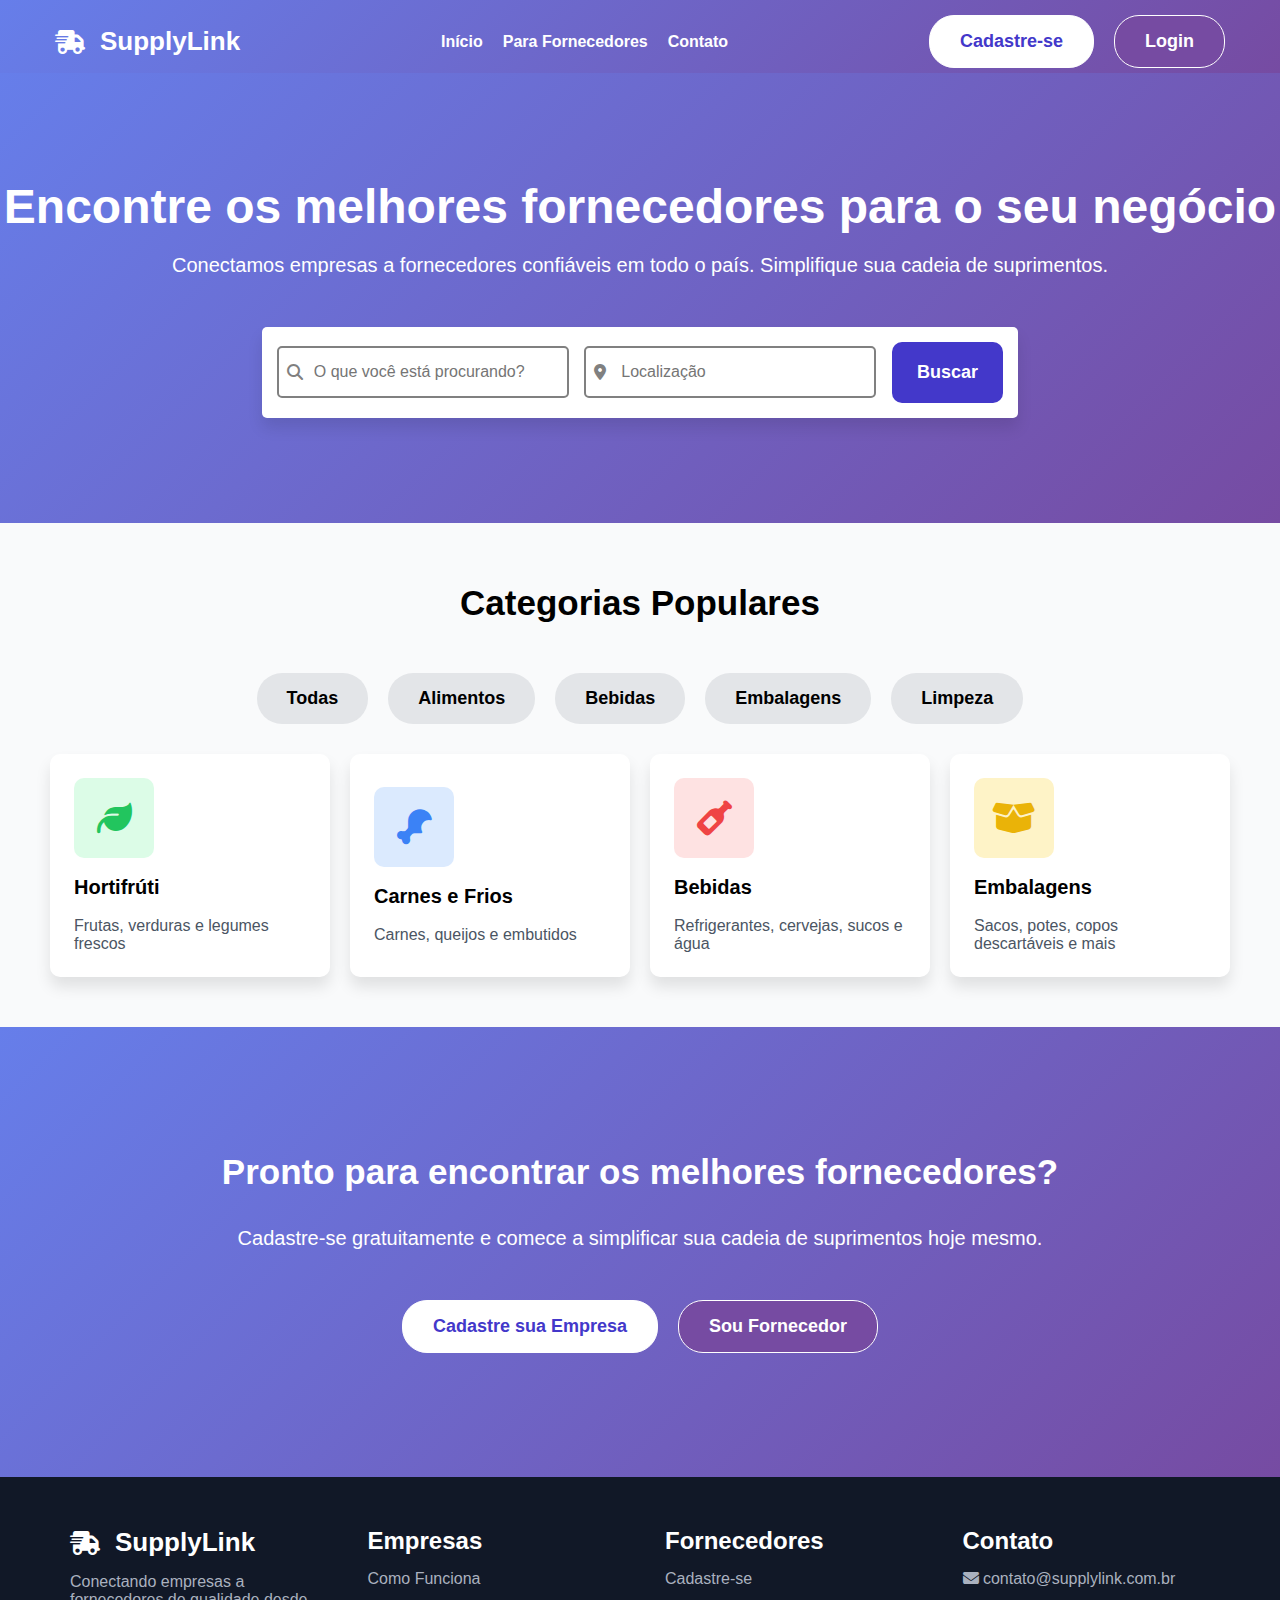
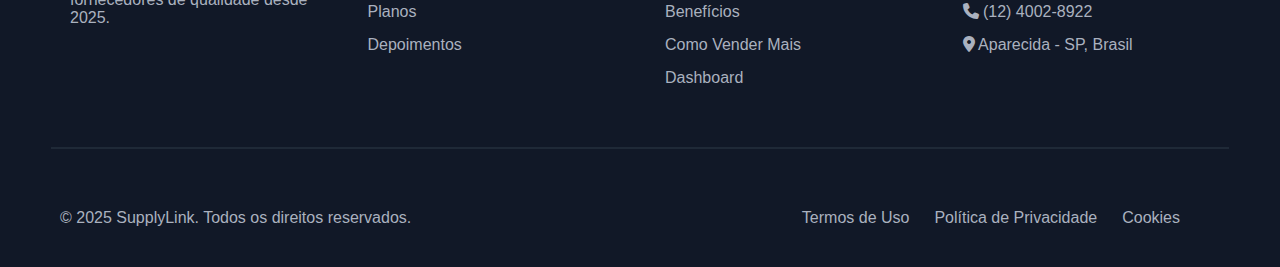
<file: index.html>
<!DOCTYPE html>
<html lang="pt-BR">
<head>
  <meta charset="UTF-8">
  <meta name="viewport" content="width=device-width, initial-scale=1.0">
  <title>SupplyLink - Conectando empresas a fornecedores</title>
  <link rel="stylesheet" href="styles/style.css">
  <link rel="stylesheet" href="https://cdnjs.cloudflare.com/ajax/libs/font-awesome/6.5.1/css/all.min.css">
</head>
<body>
  <!-- Header -->
  <header class="gradiant-bg">
    <div class="container-header">
      <div class="logo">
        <i class="fa-solid fa-truck-fast text-white caminhao"></i>
        <h1 class="text-white">SupplyLink</h1>
      </div>
      <nav>
        <a href="#" class="text-white">Início</a>
        <a href="#" class="text-white">Para Fornecedores</a>
        <a href="#" class="text-white">Contato</a>
      </nav>
      <div class="btns">
        <button class="btn btn-cadastro" onclick="openModal('empresa')">Cadastre-se</button>
        <button class="btn btn-login" onclick="openModal('login')">Login</button>
      </div>
    </div>
  </header>

  <!-- Banner -->
  <section class="gradiant-bg text-white">
    <div class="container-banner">
      <div class="banner-text">
        <h1><strong>Encontre os melhores fornecedores para o seu negócio</strong></h1>
        <p>Conectamos empresas a fornecedores confiáveis em todo o país. Simplifique sua cadeia de suprimentos.</p>
      </div>
      <div class="banner-pesquisa">
        <form class="form-pesquisa">
          <div class="input-icone">
            <i class="fa-solid fa-magnifying-glass"></i>
            <input type="text" placeholder="O que você está procurando?">
          </div>
          <div class="input-icone">
            <i class="fa-solid fa-location-dot"></i>
            <input type="text" placeholder="Localização">
          </div>
          <button type="submit" class="btn-pesquisar">Buscar</button>
        </form>
      </div>
    </div>
  </section>

  <!-- Categorias -->
  <section class="container-categorias">
    <h2 class="text-center">Categorias Populares</h2>
    <div class="categorias-grid">
      <button class="btn">Todas</button>
      <button class="btn">Alimentos</button>
      <button class="btn">Bebidas</button>
      <button class="btn">Embalagens</button>
      <button class="btn">Limpeza</button>
    </div>
    <div class="categorias-grid cards">
      <div class="mini-card">
        <div class="icone-categoria cor-categoria-hortifruti">
          <i class="fa-solid fa-leaf"></i>
        </div>
        <h3>Hortifrúti</h3>
        <p>Frutas, verduras e legumes frescos</p>
      </div>
      <div class="mini-card">
        <div class="icone-categoria cor-categoria-frios">
          <i class="fa-solid fa-drumstick-bite"></i>
        </div>
        <h3>Carnes e Frios</h3>
        <p>Carnes, queijos e embutidos</p>
      </div>
      <div class="mini-card">
        <div class="icone-categoria cor-categoria-bebidas">
          <i class="fa-solid fa-wine-bottle"></i>
        </div>
        <h3>Bebidas</h3>
        <p>Refrigerantes, cervejas, sucos e água</p>
      </div>
      <div class="mini-card">
        <div class="icone-categoria cor-categoria-embalagens">
          <i class="fa-solid fa-box-open"></i>
        </div>
        <h3>Embalagens</h3>
        <p>Sacos, potes, copos descartáveis e mais</p>
      </div>
    </div>
  </section>

  <!-- Chamada -->
  <section class="gradiant-bg text-white">
    <div class="container-banner">
      <div class="banner-text">
        <h2><strong>Pronto para encontrar os melhores fornecedores?</strong></h2>
        <p>Cadastre-se gratuitamente e comece a simplificar sua cadeia de suprimentos hoje mesmo.</p>
      </div>
      <div class="btns">
        <button class="btn btn-cadastro" onclick="openModal('empresa')">Cadastre sua Empresa</button>
        <button class="btn btn-login" onclick="openModal('fornecedor')">Sou Fornecedor</button>
      </div>
    </div>
  </section>

  <!-- Footer -->
  <footer class="footer">
    <div class="caixas">
      <div class="caixa">
        <div class="logo">
          <i class="fa-solid fa-truck-fast text-white caminhao"></i>
          <h1 class="text-white">SupplyLink</h1>
        </div>
        <p>Conectando empresas a fornecedores de qualidade desde 2025.</p>
      </div>
      <div class="caixa">
        <h2>Empresas</h2>
        <p>Como Funciona</p>
        <p>Planos</p>
        <p>Depoimentos</p>
      </div>
      <div class="caixa">
        <h2>Fornecedores</h2>
        <p>Cadastre-se</p>
        <p>Benefícios</p>
        <p>Como Vender Mais</p>
        <p>Dashboard</p>
      </div>
      <div class="caixa">
        <h2>Contato</h2>
        <p><i class="fa-solid fa-envelope"></i> contato@supplylink.com.br</p>
        <p><i class="fa-solid fa-phone"></i> (12) 4002-8922</p>
        <p><i class="fa-solid fa-location-dot"></i> Aparecida - SP, Brasil</p>
      </div>
    </div>
    <hr>
    <div class="text-light-gray lateral">
      <p>&copy; 2025 SupplyLink. Todos os direitos reservados.</p>
      <div class="lateral">
        <p>Termos de Uso</p>
        <p>Política de Privacidade</p>
        <p>Cookies</p>
      </div>
    </div>
  </footer>

  <!-- Modais -->
  <div id="modal-empresa" class="modal">
  <div class="modal-content">
    <span class="close" onclick="closeModal('empresa')">&times;</span>
    <h2>Cadastro de Empresa</h2>
    <form id="form-empresa">
      <input type="text" placeholder="Nome da Empresa" required>
      <input type="email" placeholder="E-mail" required>
      <input type="text" placeholder="CNPJ" required>
      <input type="password" placeholder="Senha" required>
      <button type="submit" class="btn btn-cadastro">Cadastrar</button>
      <p class="success-message" id="success-empresa">✅ Cadastro realizado com sucesso!</p>
    </form>
  </div>
</div>

<div id="modal-fornecedor" class="modal">
  <div class="modal-content">
    <span class="close" onclick="closeModal('fornecedor')">&times;</span>
    <h2>Cadastro de Fornecedor</h2>
    <form id="form-fornecedor">
      <input type="text" placeholder="Nome do Fornecedor" required>
      <input type="email" placeholder="E-mail" required>
      <input type="text" placeholder="Categoria (Ex: Bebidas, Hortifruti...)" required>
      <input type="password" placeholder="Senha" required>
      <button type="submit" class="btn btn-cadastro">Cadastrar</button>
      <p class="success-message" id="success-fornecedor">✅ Cadastro realizado com sucesso!</p>
    </form>
  </div>
</div>


  <div id="modal-login" class="modal">
    <div class="modal-content">
      <span class="close" onclick="closeModal('login')">&times;</span>
      <h2>Login</h2>
      <form>
        <input type="email" placeholder="E-mail" required>
        <input type="password" placeholder="Senha" required>
        <button type="submit" class="btn btn-login">Entrar</button>
      </form>
    </div>
  </div>

  <!-- Script -->
  <script>
  function openModal(type) {
    document.getElementById("modal-" + type).style.display = "flex";
  }
  function closeModal(type) {
    document.getElementById("modal-" + type).style.display = "none";
  }
  window.onclick = function(event) {
    document.querySelectorAll(".modal").forEach(modal => {
      if (event.target === modal) modal.style.display = "none";
    });
  }

  // Mostrar mensagem de sucesso nos cadastros
  function handleFormSubmit(formId, successId, modalType) {
    const form = document.getElementById(formId);
    const successMsg = document.getElementById(successId);

    form.addEventListener("submit", function(e) {
      e.preventDefault(); // Evita reload da página
      successMsg.style.display = "block";

      setTimeout(() => {
        successMsg.style.display = "none";
        closeModal(modalType);
        form.reset(); // Limpa os campos
      }, 3000);
    });
  }

  // Ativa para Empresa e Fornecedor
  handleFormSubmit("form-empresa", "success-empresa", "empresa");
  handleFormSubmit("form-fornecedor", "success-fornecedor", "fornecedor");
</script>

</body>
</html>
</file>
<file: styles/style.css>
/* Variáveis para cores e tamanhos */
:root {
  --primary-color: #667eea;
  --secondary-color: #764ba2;
  --accent-color: #4338ca;
  --white: #ffffff;
  --gray: #808080;
  --font-size-base: 16px;
  --font-size-large: 18px;
  --font-size-xl: 20px;
  --font-size-2xl: 24px;
  --font-size-3xl: 26px;
  --font-size-4xl: 48px;
  --font-size-cat: 35px;
  --border-radius-sm: 5px;
  --border-radius-md: 10px;
  --border-radius-lg: 25px;
  --shadow: 0 10px 15px rgba(0, 0, 0, 0.1);
  --shadow2: 10px 20px 15px rgba(0, 0, 0, 0.1);
  --light-gray: #aab1bf;
  --medium-gray: #e3e5e8;
  --bg-color-cinza-claro: #f9fafb;
  --letra-cinza: #4b5563;
  --bg-footer: #111827;
}

/* Estilos globais */
* {
  margin: 0;
  padding: 0;
  box-sizing: border-box;
}

body {
  font-family: Arial, sans-serif;
  font-size: var(--font-size-base);
}

/* Tipografia */
h1, h2, h3 {
  margin: 0;
}

/* Utilitários */
.text-white {
  color: var(--white);
}

.text-light-gray {
  color: var(--light-gray);
}

.gradiant-bg {
  background: linear-gradient(135deg, var(--primary-color) 0%, var(--secondary-color) 100%);
}

.caminhao {
  font-size: var(--font-size-2xl);
}

.cor-categoria-frios{
    background-color: #DBEAFE;
    color: #3b82f6;
}
.cor-categoria-hortifruti{
    background-color: #DCFCE7;
    color: #22c55e;
}
.cor-categoria-embalagens{
    background-color: #FEF3C7;
    color: #eab308;
}
.cor-categoria-bebidas{
    background-color: #FEE2E2;
    color: #ef4444;
}

/* Header */
header {
  min-height: 8vh;
  padding-top: 10px;
}

.container-header {
  display: flex;
  justify-content: space-between;
  align-items: center;
  padding: 5px 20px;
  margin: 0 35px;
}

.logo {
  display: flex;
  align-items: center;
  font-weight: 900;
  gap: 15px;
}

.logo h1 {
  font-size: var(--font-size-3xl);
}

nav {
  display: flex;
  gap: 20px;
}

nav a {
  text-decoration: none;
  font-weight: bold;
}

/* Botões */
.btn {
  font-size: var(--font-size-large);
  padding: 15px 30px;
  border-radius: var(--border-radius-lg);
  cursor: pointer;
  text-decoration: none;
  font-weight: bold;
  display: inline-block;
  transition: background-color 0.3s, color 0.3s;
  line-height: normal;
}
.btns{
    display: flex;
    gap: 20px;
}


.btn-login {
  background-color: var(--secondary-color);
  color: var(--white);
  border: 1px solid var(--white);
}

.btn-login:hover {
  background-color: var(--white);
  color: var(--accent-color);
}

.btn-cadastro {
  background-color: var(--white);
  color: var(--accent-color);
  border: 1px solid var(--white);
}

.btn-cadastro:hover {
  background-color: var(--light-gray);
  color: var(--accent-color);
}

/* Banner */
.container-banner {
  display: flex;
  flex-direction: column;
  justify-content: center;
  align-items: center;
  min-height: 450px;
}

.banner-text {
  text-align: center;
}

.banner-text h1 strong{
  font-size: var(--font-size-4xl);
  font-weight: 900;
  margin-bottom: 20px;
  display: block;
}

.banner-text h2 strong{
  font-size: var(--font-size-cat);
  font-weight: 900;
  margin-bottom: 35px;
  display: block;
}

.banner-text p {
  font-size: var(--font-size-xl);
  margin-bottom: 50px;
}

/* Formulário de pesquisa */
.banner-pesquisa {
  display: flex;
  background-color: var(--white);
  width: 85ch;
  padding: 15px;
  border-radius: var(--border-radius-sm);
  box-shadow: var(--shadow);
}

.form-pesquisa {
  display: flex;
  align-items: center;
  justify-content: space-between;
  flex: 1;
  width: 100%;
}

.form-pesquisa button {
  flex: 0.2;
  background-color: var(--accent-color);
  color: var(--white);
  border: none;
  padding: 20px 25px;
  border-radius: var(--border-radius-md);
  cursor: pointer;
  font-weight: bold;
  font-size: var(--font-size-large);
}

/* Input com ícone */
.input-icone {
  flex: 1;
  position: relative;
  display: inline-block;
}

.input-icone i {
  position: absolute;
  left: 10px;
  top: 50%;
  transform: translateY(-50%);
  color: var(--gray);
}

.input-icone input {
    width: 95%;
  padding: 15px 15px 15px 35px;
  border: 2px solid var(--gray);
  border-radius: var(--border-radius-sm);
  font-size: var(--font-size-base);
  transition: border-color 0.3s, box-shadow 0.3s;
}

.input-icone input:focus {
  border-color: var(--accent-color);
  box-shadow: 0 0 5px rgba(67, 56, 202, 0.5);
  outline: none;
}

/* Seção de categorias */
.container-categorias{
    background-color: var(--bg-color-cinza-claro);
    padding-bottom: 50px;
}

.container-categorias h2{
    font-size: var(--font-size-cat);
    margin-bottom: 20px;
    text-align: center;
    padding-top: 60px;
    
}
.categorias-grid {
    display: flex;
    gap: 20px;    
    justify-content: center;  
    width: 100%;
    padding-top: 30px;
    padding-inline: 50px;
}

.categorias-grid button{
    background-color: var(--medium-gray);
    border:none;
}

.categorias-grid button:hover{
    background-color: var(--primary-color);
    color: var(--white);
}

.mini-card{
    box-shadow: var(--shadow);
    background-color: var(--white);
    flex: 1;
    display: flex;
    flex-direction: column;
    justify-content: center;
    padding: 1.5rem;
    border-radius: var(--border-radius-md);
    cursor: pointer;
    transition: background-color 0.3s, color 0.3s;
    gap: 18px;
}
.mini-card:hover{
    box-shadow: var(--shadow2);
}

.mini-card h3{
    font-size: var(--font-size-xl);
}

.mini-card p{
    font-size: var(--font-size-base);
    color: var(--letra-cinza);
}

.icone-categoria{
    font-size:var(--font-size-cat);
    width: 80px;
    height: 80px;
    border-radius: var(--border-radius-md);
    display:relative;
}
.icone-categoria i{
    display: flex;
    justify-content: center;
    transform: translate(0%, 65%);
}

.footer{
    background-color: var(--bg-footer);
    color: var(--white);
    padding: 40px 20px;
    padding-top: 50px;
}

.caixas{
    display: flex;
    justify-content: space-between;
    gap: 50px;
    padding: 0 50px;
}

.caixa{
    flex: 1;

}
.caixa p{
    padding-top: 15px;
    color: var(--light-gray);
}

.footer hr{
    width: 95%;
    border: 0.5px solid #1f2937;
    margin: 60px auto;
}

.lateral{
  display: flex;
  flex-direction: row;
  justify-content: space-between;
  padding-inline: 40px;
  gap: 25px;
}

/* Modal */
.modal {
  display: none;
  position: fixed;
  z-index: 1000;
  left: 0; top: 0;
  width: 100%; height: 100%;
  background: rgba(0,0,0,0.6);
  justify-content: center;
  align-items: center;
}

.modal-content {
  background: var(--white);
  padding: 30px;
  border-radius: var(--border-radius-md);
  width: 400px;
  box-shadow: var(--shadow2);
  text-align: center;
}

.modal-content h2 {
  margin-bottom: 20px;
  color: var(--accent-color);
}

.modal-content input {
  width: 100%;
  padding: 12px;
  margin: 10px 0;
  border: 1px solid var(--gray);
  border-radius: var(--border-radius-sm);
}

.close {
  float: right;
  font-size: 28px;
  font-weight: bold;
  cursor: pointer;
  color: var(--gray);
}

.close:hover {
  color: var(--accent-color);
}

/* Mensagem de sucesso */
.success-message {
  display: none;
  color: #22c55e; /* Verde */
  font-weight: bold;
  margin-top: 15px;
  animation: fadeIn 0.5s ease-in-out;
}

@keyframes fadeIn {
  from { opacity: 0; }
  to { opacity: 1; }
}

.form-step {
  display: none;
}
.form-step.active {
  display: block;
  animation: fadeIn 0.5s;
}

.input-disabled {
  background-color: #f3f4f6; /* Cinza claro */
  cursor: not-allowed;
  pointer-events: none;
}

.error {
  color: red;
  font-size: 0.8rem;
  display: none;
  margin-top: 3px;
}
input.invalid {
  border: 1px solid red;
}
</file>
